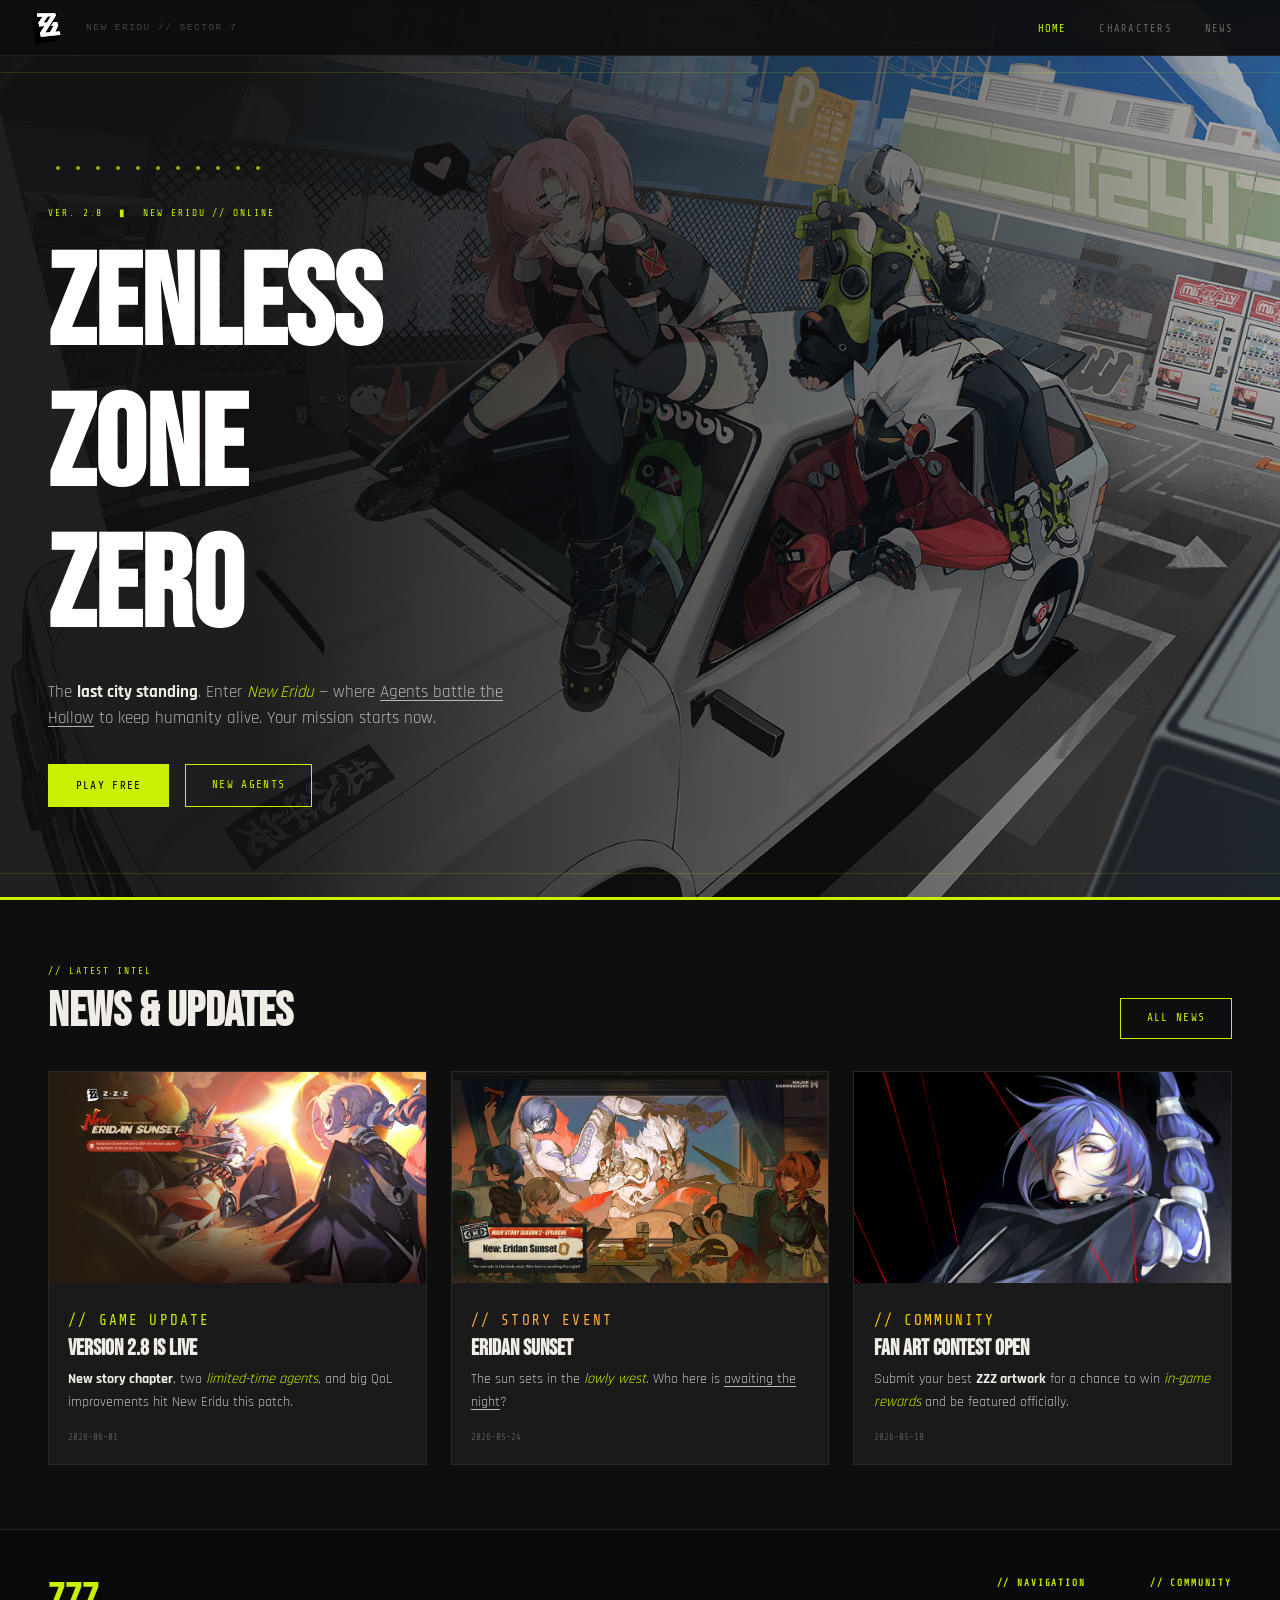
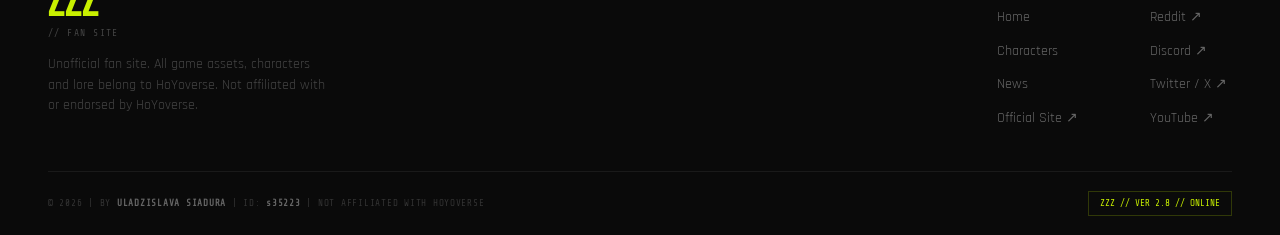
<file: index.html>
<!DOCTYPE html>
<html lang="en">
<head>
  <meta charset="UTF-8" />
  <title>Zenless Zone Zero - Fan Site</title>
  <link href="https://fonts.googleapis.com/css2?family=Bebas+Neue&family=Rajdhani:wght@400;600;700&family=Orbitron:wght@700;900&family=Share+Tech+Mono&display=swap" rel="stylesheet" />
  <link rel="stylesheet" href="style.css" />
  <style>
  @keyframes blink {
    0%, 100% { opacity: 1; }
    50% { opacity: 0; }
  }
  .blink {
    animation: blink 1.2s ease-in-out infinite;
  }
</style>
</head>
  
<body>
    <nav id="navbar">
      <a href="index.html" id="logo">
      <img src="images/Site-favicon.webp" alt="ZZZ logo" id="logo-image" />
  </a>
  <p id="nav-location">NEW ERIDU // SECTOR 7</p>
  <ul id="nav-links">
    <li><a href="index.html" class="active">HOME</a></li>
    <li><a href="characters.html">CHARACTERS</a></li>
    <li><a href="news.html">NEWS</a></li>
  </ul>
    </nav>

  <section id="hero">
    <img src="images/main-banner.png" alt="ZZZ characters with car" id="hero-image" />
    <div id="hero-overlay"></div>
    <div id="hero-accent-bar"></div>
    <div class="hero-line hero-line-top"></div>
    <div class="hero-line hero-line-bottom"></div>

    <div id="hero-text">
      <svg width="220" height="80" viewBox="0 -65 220 80" xmlns="http://www.w3.org/2000/svg" style="margin-bottom: 1.5rem; opacity: 0.7;">
  <circle cx="10" cy="10" r="2" fill="#c8f000"/>
  <circle cx="30" cy="10" r="2" fill="#c8f000"/>
  <circle cx="50" cy="10" r="2" fill="#c8f000"/>
  <circle cx="70" cy="10" r="2" fill="#c8f000"/>
  <circle cx="90" cy="10" r="2" fill="#c8f000"/>
  <circle cx="110" cy="10" r="2" fill="#c8f000"/>
  <circle cx="130" cy="10" r="2" fill="#c8f000"/>
  <circle cx="150" cy="10" r="2" fill="#c8f000"/>
  <circle cx="170" cy="10" r="2" fill="#c8f000"/>
  <circle cx="190" cy="10" r="2" fill="#c8f000"/>
  <circle cx="210" cy="10" r="2" fill="#c8f000"/>
      </svg>
      <p id="hero-eyebrow">
        <span>VER. 2.8</span>
        <span class="blink">▮</span>
        <span>NEW ERIDU // ONLINE</span>
      </p>
      <h1>
        ZENLESS<br/>
        ZONE<br/>
        ZERO
      </h1>
      <p id="hero-desc">
        The <strong>last city standing</strong>. Enter <em>New Eridu</em> —
        where <u>Agents battle the Hollow</u> to keep humanity alive.
        Your mission starts now.
      </p>
      <div id="hero-buttons">
        <a class="btn-green" href="https://zenless.hoyoverse.com/en-us/main" target="_blank">PLAY FREE</a>
        <a class="btn-outline" href="characters.html">NEW AGENTS</a>
      </div>
    </div>
  </section>
<section id="news-preview">
    <div class="news-header">
      <div>
        <p class="section-eyebrow">// LATEST INTEL</p>
        <h2>NEWS & UPDATES</h2>
      </div>
      <a href="news.html" class="btn-outline">ALL NEWS</a>
    </div>

    <div class="news-grid">

      <article class="news-card">
        <img src="images/Splashscreen.webp" alt="Version 2.8 Update" />
        <div class="news-card-body">
          <p class="news-cat cat-update">// GAME UPDATE</p>
          <h3>Version 2.8 is Live</h3>
          <p><strong>New story chapter</strong>, two <em>limited-time agents</em>, and big QoL improvements hit New Eridu this patch.</p>
          <div class="news-meta">
            <span>2026-06-01</span>
          </div>
        </div>
      </article>

      <article class="news-card">
        <img src="images/Promo_Large.webp" alt="Eridan Sunset" />
        <div class="news-card-body">
          <p class="news-cat cat-story">// STORY EVENT</p>
          <h3>Eridan Sunset</h3>
          <p>The sun sets in the <em>lowly west</em>. Who here is <u>awaiting the night</u>?</p>
          <div class="news-meta">
            <span>2026-05-24</span>
          </div>
        </div>
      </article>
      
      <article class="news-card">
        <img src="images/MYART.png" alt="Fan Art Contest"
        />
        <div class="news-card-body">
          <p class="news-cat cat-event">// COMMUNITY</p>
          <h3>Fan Art Contest Open</h3>
          <p>Submit your best <strong>ZZZ artwork</strong> for a chance to win <em>in-game rewards</em> and be featured officially.</p>
          <div class="news-meta">
            <span>2026-05-18</span>
          </div>
        </div>
      </article>
    </div>
  </section>
  
  <footer>
    <div id="footer-inner">
      <div id="footer-brand">
        <p id="footer-logo">ZZZ</p>
        <p id="footer-sub">// FAN SITE</p>
        <p id="footer-about">
          Unofficial fan site. All game assets, characters and lore belong to HoYoverse.
          Not affiliated with or endorsed by HoYoverse.
        </p>
      </div>

      <nav class="footer-col">
        <h4>// NAVIGATION</h4>
        <ul>
          <li><a href="index.html">Home</a></li>
          <li><a href="characters.html">Characters</a></li>
          <li><a href="news.html">News</a></li>
          <li><a href="https://zenless.hoyoverse.com/en-us/main" target="_blank">Official Site ↗</a></li>
        </ul>
      </nav>

      <div class="footer-col">
        <h4>// COMMUNITY</h4>
        <ul>
          <li><a href="https://www.reddit.com/r/ZZZ_Official/" target="_blank">Reddit ↗</a></li>
          <li><a href="https://discord.gg/zenlesszonezero" target="_blank">Discord ↗</a></li>
          <li><a href="https://twitter.com/ZZZ_EN" target="_blank">Twitter / X ↗</a></li>
          <li><a href="https://www.youtube.com/@ZenlessZoneZero" target="_blank">YouTube ↗</a></li>
        </ul>
      </div>
    </div>

    <div id="footer-bottom">
      <p>© 2026 | BY <strong>ULADZISLAVA SIADURA</strong> | ID: <strong>s35223</strong> | NOT AFFILIATED WITH HOYOVERSE</p>
      <span id="footer-badge">ZZZ // VER 2.8 // ONLINE</span>
    </div>
  </footer>

</body>
</html>
</file>
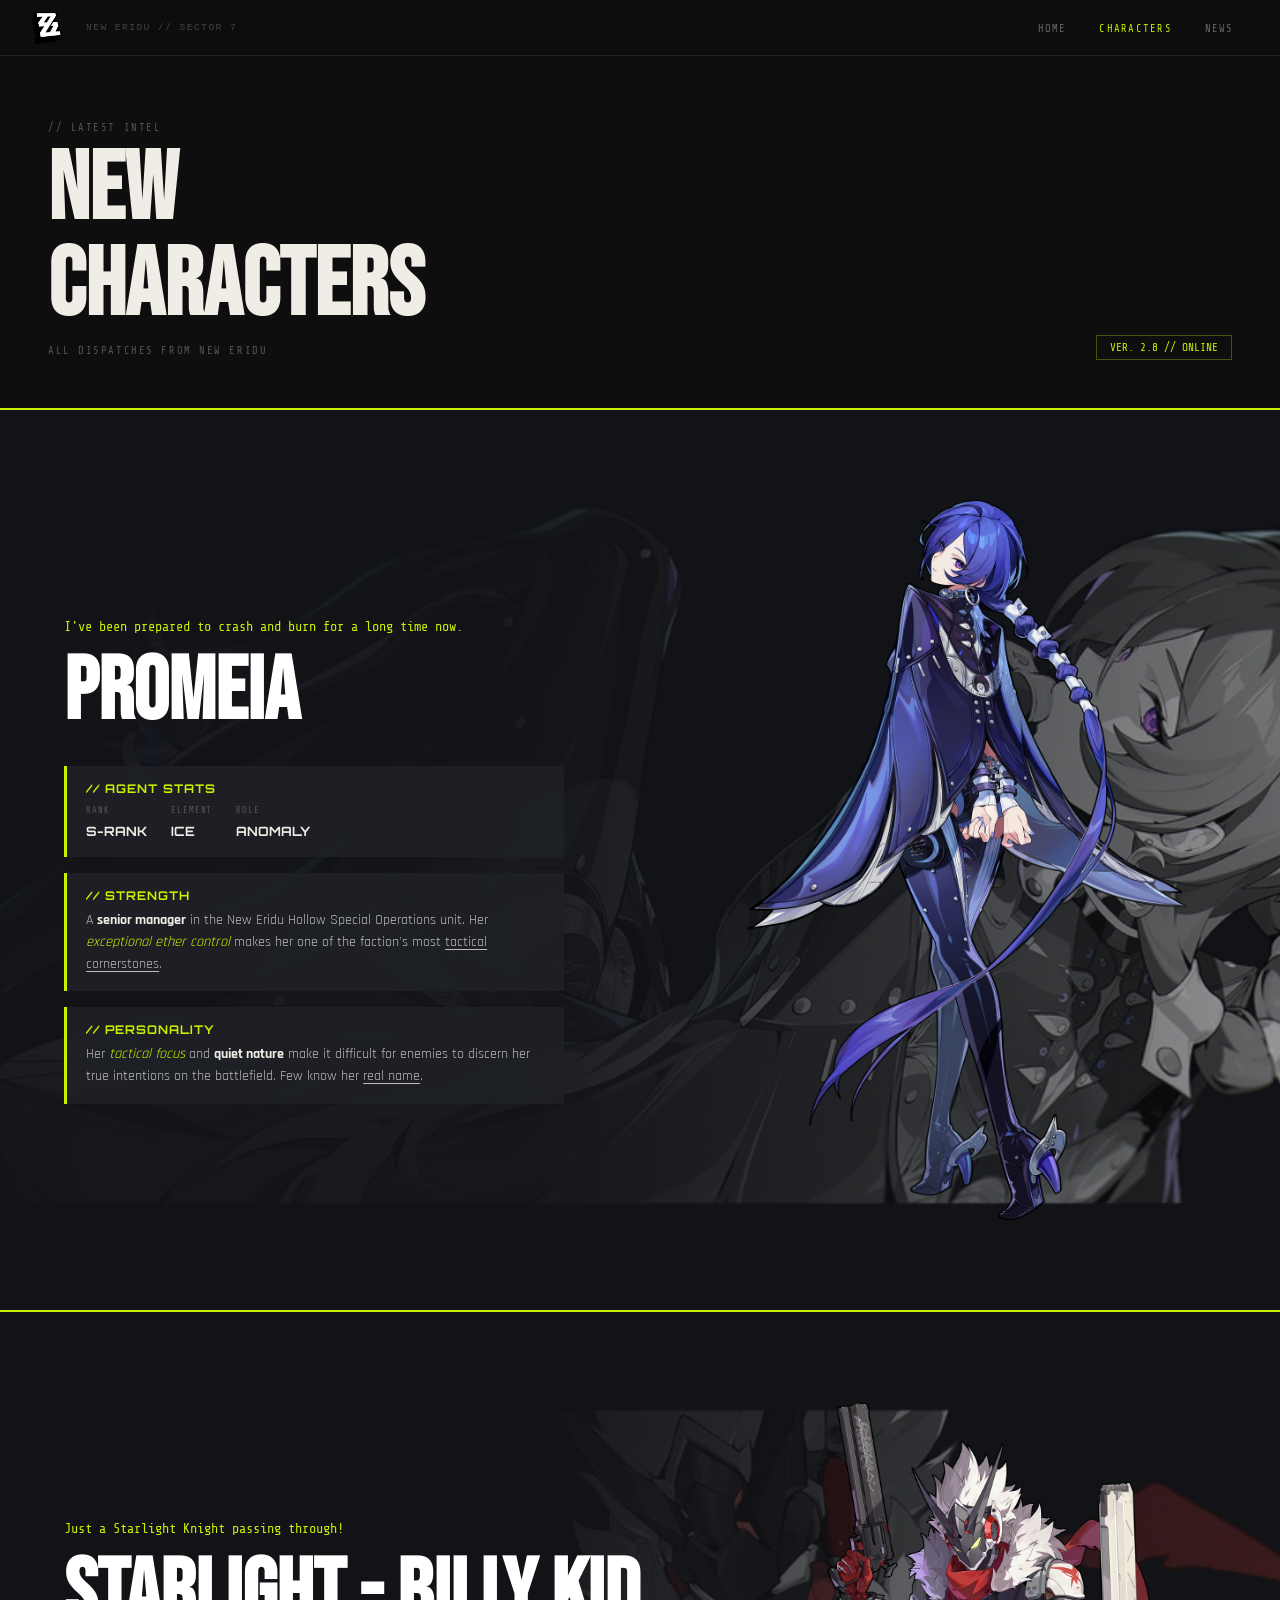
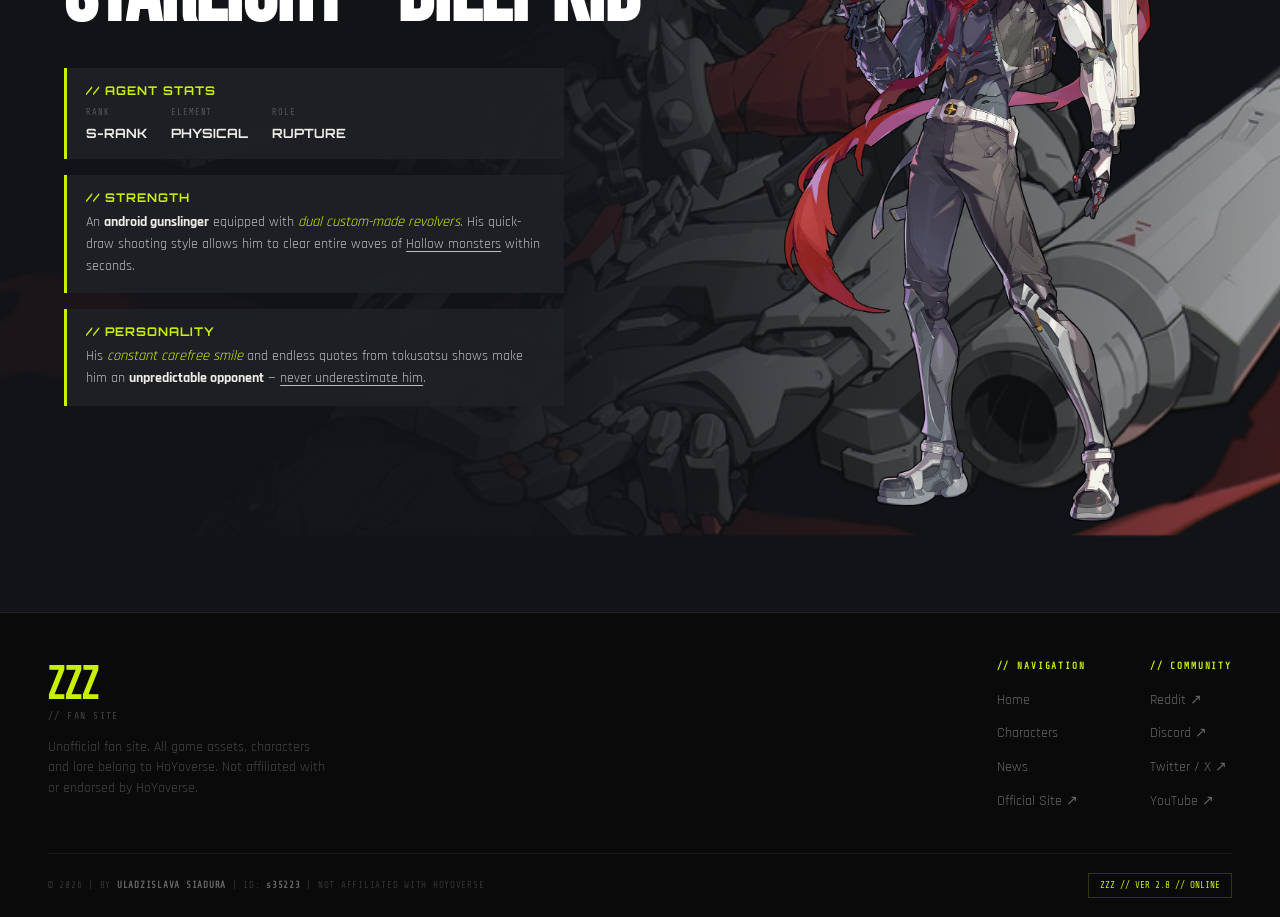
<file: characters.html>
<!DOCTYPE html>
<html lang="en">
<head>
  <meta charset="UTF-8" />
  <title>Zenless Zone Zero - Agents Database</title>
  <link href="https://fonts.googleapis.com/css2?family=Bebas+Neue&family=Rajdhani:wght@400;600;700&family=Orbitron:wght@700;900&family=Share+Tech+Mono&display=swap" rel="stylesheet" />
  <link rel="stylesheet" href="style.css" />
  <style>
  #characters-hero {
      padding: 7rem 3rem 3rem;
      background: #0e0e0e;
      border-bottom: 2px solid #c8f000;
      display: flex;
      justify-content: space-between;
      align-items: flex-end;
    }
    #characters-hero h1 {
      font-size: 6rem;
      color: #f0ede6;
      line-height: 1;
    }
    #characters-hero p {
      font-family: 'Share Tech Mono', monospace;
      font-size: 0.65rem;
      color: #555;
      letter-spacing: 0.15em;
      margin-top: 0.5rem;
    }
    #characters-hero .hero-right {
      text-align: right;
    }
    #characters-hero .hero-right span {
      font-family: 'Share Tech Mono', monospace;
      font-size: 0.7rem;
      color: #c8f000;
      border: 1px solid rgba(200,240,0,0.3);
      padding: 0.3rem 0.8rem;
    }
    .agent-section {
      position: relative;
      min-height: 100vh;
      display: flex;
      align-items: center;
      overflow: hidden;
    }
    .agent-section .slide-banner-bg {
      position: absolute;
      inset: 0;
      width: 100%;
      height: 100%;
      object-fit: cover;
      z-index: 1;
    }
    .agent-section .slide-banner-overlay {
      position: absolute;
      inset: 0;
      background: linear-gradient(to right, rgba(17,19,23,0.95) 40%, rgba(17,19,23,0.4));
      z-index: 2;
    }
    .agent-section .slide-content {
      position: relative;
      z-index: 3;
      width: 90%;
      max-width: 1200px;
      margin: 0 auto;
      display: flex;
      align-items: center;
      gap: 3rem;
      padding: 5rem 0;
    }
    .info-side {
      width: 55%;
    }
    .image-side {
      width: 45%;
      display: flex;
      justify-content: center;
      align-items: center;
    }
    .game-category-label {
      font-family: 'Share Tech Mono', monospace;
      font-size: 0.85rem;
      color: #c8f000;
      margin-bottom: 0.5rem;
    }
    .agent-main-title {
      font-family: 'Bebas Neue', sans-serif;
      font-size: 5.5rem;
      color: #fff;
      line-height: 1.1;
      margin-bottom: 1.5rem;
    }
    .arrow-symbol {
      display: inline-block;
      background: #c8f000;
      color: #000;
      font-size: 1.5rem;
      padding: 0.1rem 1.2rem;
      border-radius: 20px;
      margin-left: 1rem;
      vertical-align: middle;
    }
    .info-boxes {
      display: flex;
      flex-direction: column;
      gap: 1rem;
      max-width: 500px;
    }
    .info-box {
      background: rgba(30, 33, 38, 0.9);
      border-left: 3px solid #c8f000;
      padding: 1rem 1.2rem;
    }
    .info-box h3 {
      font-family: 'Orbitron', sans-serif;
      font-size: 0.75rem;
      font-weight: 700;
      color: #c8f000;
      margin-bottom: 0.5rem;
      letter-spacing: 0.08em;
      text-transform: uppercase;
    }
    .info-box p {
      color: rgba(255,255,255,0.7);
      font-size: 0.9rem;
      line-height: 1.5;
    }
    .stat-row {
      display: flex;
      gap: 1.5rem;
      margin-top: 0.4rem;
    }
    .stat {
      display: flex;
      flex-direction: column;
      gap: 0.2rem;
    }
    .stat-label {
      font-family: 'Share Tech Mono', monospace;
      font-size: 0.55rem;
      color: #555;
      letter-spacing: 0.1em;
    }
    .stat-value {
      font-family: 'Orbitron', sans-serif;
      font-size: 0.8rem;
      color: #f0ede6;
      font-weight: 700;
    }
    .showcase-character-img {
      max-height: 80vh;
      width: auto;
      object-fit: contain;
      display: block;
    }
    .agent-divider {
      height: 2px;
      background: var(--lime);
    }
  </style>
</head>
  
<body>
  <nav id="navbar">
    <a href="index.html" id="logo">
      <img src="images/Site-favicon.webp" alt="ZZZ logo" id="logo-image" />
    </a>
    <p id="nav-location">NEW ERIDU // SECTOR 7</p>
    <ul id="nav-links">
      <li><a href="index.html">HOME</a></li>
      <li><a href="characters.html" class="active">CHARACTERS</a></li>
      <li><a href="news.html">NEWS</a></li>
    </ul>
  </nav>
  
<div class="page-hero">
    <div>
      <p class="section-eyebrow">// LATEST INTEL</p>
      <h1>NEW<br/>CHARACTERS</h1>
      <p>ALL DISPATCHES FROM NEW ERIDU</p>
    </div>
    <div class="hero-right">
      <span>VER. 2.8 // ONLINE</span>
    </div>
  </div>

  <section class="agent-section" id="agent-promeia">
    <img src="images/art-promeia.webp" alt="Promeia Background" class="slide-banner-bg" />
    <div class="slide-banner-overlay"></div>
    <div class="slide-content">
      <div class="info-side">
        <p class="game-category-label">I've been prepared to crash and burn for a long time now.</p>
        <h2 class="agent-main-title">Promeia</h2>
        <div class="info-boxes">
          <div class="info-box">
            <h3>// Agent Stats</h3>
            <div class="stat-row">
              <div class="stat">
                <span class="stat-label">RANK</span>
                <span class="stat-value">S-RANK</span>
              </div>
              <div class="stat">
                <span class="stat-label">ELEMENT</span>
                <span class="stat-value">ICE</span>
              </div>
              <div class="stat">
                <span class="stat-label">ROLE</span>
                <span class="stat-value">ANOMALY</span>
              </div>
            </div>
          </div>
          <div class="info-box">
            <h3>// Strength</h3>
            <p>A <strong>senior manager</strong> in the New Eridu Hollow Special Operations unit. Her <em>exceptional ether control</em> makes her one of the faction's most <u>tactical cornerstones</u>.</p>
          </div>
          <div class="info-box">
            <h3>// Personality</h3>
            <p>Her <em>tactical focus</em> and <strong>quiet nature</strong> make it difficult for enemies to discern her true intentions on the battlefield. Few know her <u>real name</u>.</p>
          </div>
        </div>
      </div>
      <div class="image-side">
        <img src="images/Promeia-Portrait.webp" alt="Promeia" class="showcase-character-img" />
      </div>
    </div>
  </section>

  <div class="agent-divider"></div>
  <section class="agent-section" id="agent-billy">
    <img src="images/Mindscape_billy.webp" alt="Billy Background" class="slide-banner-bg" />
    <div class="slide-banner-overlay"></div>
    <div class="slide-content">
      <div class="info-side">
        <p class="game-category-label">Just a Starlight Knight passing through!</p>
        <h2 class="agent-main-title">Starlight - Billy Kid</h2>
        <div class="info-boxes">
          <div class="info-box">
            <h3>// Agent Stats</h3>
            <div class="stat-row">
              <div class="stat">
                <span class="stat-label">RANK</span>
                <span class="stat-value">S-RANK</span>
              </div>
              <div class="stat">
                <span class="stat-label">ELEMENT</span>
                <span class="stat-value">PHYSICAL</span>
              </div>
              <div class="stat">
                <span class="stat-label">ROLE</span>
                <span class="stat-value">RUPTURE</span>
              </div>
            </div>
          </div>
          <div class="info-box">
            <h3>// Strength</h3>
            <p>An <strong>android gunslinger</strong> equipped with <em>dual custom-made revolvers</em>. His quick-draw shooting style allows him to clear entire waves of <u>Hollow monsters</u> within seconds.</p>
          </div>
          <div class="info-box">
            <h3>// Personality</h3>
            <p>His <em>constant carefree smile</em> and endless quotes from tokusatsu shows make him an <strong>unpredictable opponent</strong> — <u>never underestimate him</u>.</p>
          </div>
        </div>
      </div>
      <div class="image-side">
        <img src="images/Agent_Starlight_-_Billy_Portrait.webp" alt="Billy" class="showcase-character-img" />
      </div>
    </div>
  </section>

  <footer>
    <div id="footer-inner">
      <div id="footer-brand">
        <p id="footer-logo">ZZZ</p>
        <p id="footer-sub">// FAN SITE</p>
        <p id="footer-about">
          Unofficial fan site. All game assets, characters and lore belong to HoYoverse.
          Not affiliated with or endorsed by HoYoverse.
        </p>
      </div>
      <nav class="footer-col">
        <h4>// NAVIGATION</h4>
        <ul>
          <li><a href="index.html">Home</a></li>
          <li><a href="characters.html">Characters</a></li>
          <li><a href="news.html">News</a></li>
          <li><a href="https://zenless.hoyoverse.com/en-us/main" target="_blank">Official Site ↗</a></li>
        </ul>
      </nav>
      <div class="footer-col">
        <h4>// COMMUNITY</h4>
        <ul>
          <li><a href="https://www.reddit.com/r/ZZZ_Official/" target="_blank">Reddit ↗</a></li>
          <li><a href="https://discord.gg/zenlesszonezero" target="_blank">Discord ↗</a></li>
          <li><a href="https://twitter.com/ZZZ_EN" target="_blank">Twitter / X ↗</a></li>
          <li><a href="https://www.youtube.com/@ZenlessZoneZero" target="_blank">YouTube ↗</a></li>
        </ul>
      </div>
    </div>
    <div id="footer-bottom">
      <p>© 2026 | BY <strong>ULADZISLAVA SIADURA</strong> | ID: <strong>s35223</strong> | NOT AFFILIATED WITH HOYOVERSE</p>
      <span id="footer-badge">ZZZ // VER 2.8 // ONLINE</span>
    </div>
  </footer>

</body>
</html>
</file>
<file: style.css>
*, *::before, *::after {
  box-sizing: border-box;
  margin: 0;
  padding: 0;
}
:root {
  --lime: #c8f000;
  --bg: #111317;
  --bg-card: #1a1a1a;
  --bg-darker: #0e0e0e;
  --text: #f0ede6;
  --muted: #888;
  --border: rgba(255, 255, 255, 0.06);
  --redius: 0px;
}
body {
  background: var(--bg);
  color: var(--text);
  font-family: 'Rajdhani', sans-serif;
  font-size: 1rem;
  line-height: 1.6;
}
img {
  display: block;
  max-width: 100%;
}
a {
  color: var(--lime);
  text-decoration: none;
}
a:hover {
  opacity: 0.75;
}
ul {
  list-style:none;
}
h1, h2, h3, h4 {
  font-family: 'Bebas Neue', sans-serif;
  color: var(--text);
  line-height: 1.1;
}
p {
  color: rgba(255, 255, 255,  0.7);
}
strong {
  color: var(--text);
}
em {
  color: var(--lime);
}
u {
  text-underline-offset: 3px;
}
.page-hero {
  padding: 7rem 3rem 3rem;
  background: #0e0e0e;
  border-bottom: 2px solid var(--lime);
  display: flex;
  justify-content: space-between;
  align-items: flex-end;
}
.page-hero h1 {
  font-size: 6rem;
  color: var(--text);
  line-height: 1;
}
.page-hero p {
  font-family: 'Share Tech Mono', monospace;
  font-size: 0.65rem;
  color: #555;
  letter-spacing: 0.15em;
  margin-top: 0.5rem;
}
.page-hero .hero-right span {
  font-family: 'Share Tech Mono', monospace;
  font-size: 0.7rem;
  color: var(--lime);
  border: 1px solid rgba(200,240,0,0.3);
  padding: 0.3rem 0.8rem;
}
.page-hero .hero-right {
  text-align: right;
}
#navbar {
  position: fixed;
  top: 0;
  left: 0;
  right: 0;
  z-index: 100;
  height: 56px;
  background: rgba(14, 14, 14, 0.95);
  border-bottom: 1px solid #222;
  display: flex;
  align-items: center;
  gap: 1.5rem;
  padding: 0 2rem;
}
#logo { 
display: flex;
  align-items: center;
}
#logo-image {
  height: 32px;
  width: auto;
}
#nav-location {
  font-family: 'Shate Tech Mono', monospace;
  font-size: 0.6rem;
  color: #444;
  letter-spacing: 0.15em;
  flex: 1;
}
#nav-links {
  display: flex;
  gap: 0.25rem;
}
#nav-links a {
  font-family: 'Share Tech Mono', monospace;
  font-size: 0.65rem;
  letter-spacing: 0.12em;
  color: #666;
  padding: 0.35rem 0.9rem;
  transition: color 0.2s;
}
#nav-links a:hover,
#nav-links a.active {
  color: var(--lime);
  opacity: 1;
}
.btn-green,
.btn-outline {
  display: inline-block;
  font-family: 'Share Tech Mono', monospace;
  font-size: 0.7rem;
  letter-spacing: 0.12em;
  padding: 0.65rem 1.6rem;
  cursor: pointer;
  transition: background 0.2s, color 0.2s, border-color 0.2s, opacity 0.2s;
  text-decoration: none;
}
.btn-green {
  background: var(--lime);
  color: #000;
  border: 2px solid var(--lime);
}
.btn-green:hover {
  background: transparent;
  color: var(--lime);
  opacity: 1;
}
.btn-outline {
  background: transparent;
  color: var(--lime);
  border: 1px solid var(--lime);
}
.btn-outline:hover {
  background: var(--lime);
  color: #000;
  opacity: 1;
}
.section-eyebrow {
  font-family: 'Share Tech Mono', monospace;
  font-size: 0.6rem;
  letter-spacing: 0.2em;
  color: var(--lime);
  margin-bottom: 0.4rem;
}
.lime {
  color:var(--lime);
}
#hero {
  position: relative;
  min-height: 100vh;
  display: flex;
  align-items: center;
  overflow: hidden;
}
#hero-image {
  position: absolute;
  inset: 0;
  width: 100%;
  height: 100%;
  object-fit: cover;
  z-index: 1;
}
#hero-overlay {
  position: absolute;
  inset: 0;
  background: linear-gradient(to right, rgba(14,14,14,0.92) 20%, rgba(14,14,14,0.3));
  z-index: 2;
}
#hero-accent-bar {
  position:absolute;
  bottom: 0;
  left: 0;
  right: 0;
  height: 3px;
  background: var(--lime);
  z-index: 3;
}
.hero-line {
  position: absolute;
  bottom:0;
  left: 0;
  right: 0;
  height: 1px;
  background: rgba(200, 240, 0, 0.15);
  z-index: 3;
}
.hero-line-top {top: 72px;}
.hero-line-bottom{bottom: 26px;}

#hero-text {
  position: relative;
  z-index: 4;
  padding: 0 3rem;
  max-width: 700px;
}
#hero-eyebrow {
  font-family: 'Share Tech Mono', monospace;
  font-size: 0.6rem;
  letter-spacing: 0.2em;
  color: var(--lime);
  display: flex;
  gap: 1rem;
  margin-bottom: 1rem;
}
#hero-text h1 {
  font-size: 8rem;
  color: #fff;
  margin-bottom: 1.2rem;
}
#hero-desc {
  font-size: 1.05rem;
  color: rgba(255, 255, 255,0.65);
  margin-bottom: 2rem;
  max-width: 480px;
}
#hero-buttons {
  display: flex;
  gap: 1rem;
  flex-wrap: wrap;
}
#news-preview {
  background: var(--bg-darker);
  padding: 4rem 3rem;
}
.news-header {
  display: flex;
  justify-content: space-between;
  align-items: flex-end;
  margin-bottom: 2rem;
}
.news-header h2 {
  font-size: 3rem;
}
.news-grid {
  display: grid;
  grid-template-columns: repeat(3, 1fr);
  gap: 1.5rem;
}
.news-card {
  background: var(--bg-card);
  border: 1px solid var(--border);
  overflow: hidden;
  transition: border-color 0.25s;
}
.news-card:hover {
  border-color: var(--lime);
}
.news-card img {
  width: 100%;
  aspect-ratio: 16 / 9;
  object-fit: cover;
}
.news-card-body {
  padding: 1.2rem;
}
.news-card-body h3 {
  font-size: 1.4rem;
  margin-bottom: 0.4rem;
  transition: color 0.2s;
}
.news-card:hover h3 {
  color: var(--lime);
}
.news-card-body p {
  font-size: 0.9rem;
  margin-top: 0.4rem;
}
.news-card iframe {
  width: 100%;
  aspect-ratio: 16 / 9;
  border: none;
  display: block;
}
.news-cat {
  font-family: 'Share Tech Mono', monospace;
  font-size: 0.58rem;
  letter-spacing: 0.15em;
  margin-bottom: 0.3rem;
}

.cat-update { color: var(--lime); }
.cat-story  { color: #ffaa44; }
.cat-event  { color: #ffcc00; }
.cat-patch  { color: #44ccff; }

.news-meta {
  display: flex;
  justify-content: space-between;
  align-items: center;
  margin-top: 1rem;
  font-family: 'Share Tech Mono', monospace;
  font-size: 0.58rem;
  color: #555;
}

footer {
  background: #0a0a0a;
  border-top: 1px solid #222;
  padding: 3rem 3rem 0;
}
#footer-inner {
  display: flex;
  gap: 4rem;
  padding-bottom: 2.5rem;
  border-bottom: 1px solid #1a1a1a;
  flex-wrap: wrap;
}
#footer-brand {
  flex: 1;
  min-width: 200px;
}
#footer-logo {
  font-family: 'Bebas Neue', sans-serif;
  font-size: 3rem;
  color: var(--lime);
  line-height: 1;
}

#footer-sub {
  font-family: 'Share Tech Mono', monospace;
  font-size: 0.6rem;
  color: #444;
  letter-spacing: 0.15em;
  margin-bottom: 0.8rem;
}

#footer-about {
  font-size: 0.85rem;
  color: #444;
  max-width: 280px;
  line-height: 1.5;
}

.footer-col h4 {
  font-family: 'Share Tech Mono', monospace;
  font-size: 0.58rem;
  letter-spacing: 0.2em;
  color: var(--lime);
  margin-bottom: 1rem;
}

.footer-col ul {
  display: flex;
  flex-direction: column;
  gap: 0.5rem;
}

.footer-col ul a {
  font-size: 0.9rem;
  color: #666;
  transition: color 0.2s;
}

.footer-col ul a:hover {
  color: var(--lime);
  opacity: 1;
}

#footer-bottom {
  padding: 1.2rem 0;
  display: flex;
  justify-content: space-between;
  align-items: center;
  flex-wrap: wrap;
  gap: 0.5rem;
}

#footer-bottom p {
  font-family: 'Share Tech Mono', monospace;
  font-size: 0.58rem;
  color: #333;
  letter-spacing: 0.08em;
}

#footer-bottom strong {
  color: #666;
}

#footer-badge {
  font-family: 'Share Tech Mono', monospace;
  font-size: 0.58rem;
  color: var(--lime);
  border: 1px solid rgba(200, 240, 0, 0.2);
  padding: 0.25rem 0.7rem;
}
</file>
